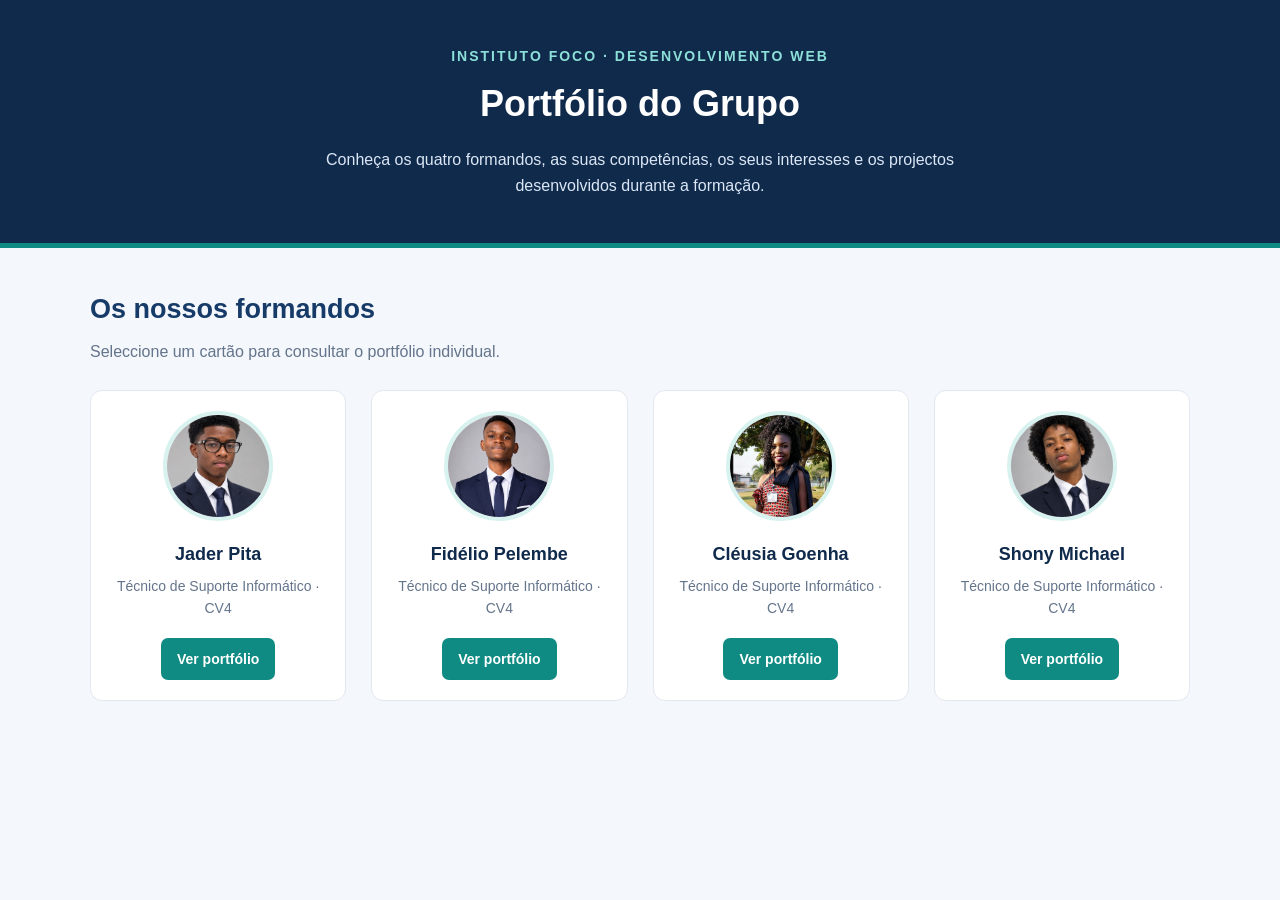
<file: index.html>
<!DOCTYPE html>
<html lang="pt">
<head>
    <meta charset="UTF-8">
    <meta name="viewport" content="width=device-width, initial-scale=1.0">
    <title>Portfólio do Grupo | Instituto Foco</title>
    <link rel="stylesheet" href="style.css">
</head>
<body>
    <header class="cabecalho">
        <p class="marca">Instituto Foco · Desenvolvimento Web</p>
        <h1>Portfólio do Grupo</h1>
        <p class="intro">Conheça os quatro formandos, as suas competências, os seus interesses e os projectos desenvolvidos durante a formação.</p>
    </header>

    <main class="container seccao-inicial">
        <h2 class="seccao-titulo">Os nossos formandos</h2>
        <p class="seccao-descricao">Seleccione um cartão para consultar o portfólio individual.</p>

        <section class="grupo" aria-label="Portfólios dos formandos">
            <a class="cartao" href="aluno1.html">
                <img class="foto-cartao" src="img/jader.jpg" alt="Fotografia de Jader Pita">
                <h2>Jader Pita</h2>
                <p class="area">Técnico de Suporte Informático · CV4</p>
                <div>
                <span class="botao">Ver portfólio</span>
                </div>
            </a>

            <a class="cartao" href="aluno2.html">
                <img class="foto-cartao" src="img/fidelio.jpg" alt="Fotografia de Fidélio Pelembe">
                <h2>Fidélio Pelembe</h2>
                <p class="area">Técnico de Suporte Informático · CV4</p>
                <div>
                <span class="botao">Ver portfólio</span>
                </div>
            </a>

            <a class="cartao" href="aluno3.html">
                <img class="foto-cartao" src="img/cleusia.jpg" alt="Fotografia de Cléusia Goenha">
                <h2>Cléusia Goenha</h2>
                <p class="area">Técnico de Suporte Informático · CV4</p>
                <div>
                <span class="botao">Ver portfólio</span>
                </div>
            </a>

            <a class="cartao" href="aluno4.html">
                <img class="foto-cartao" src="img/shony.jpg" alt="Fotografia de Shony Michael">
                <h2>Shony Michael</h2>
                <p class="area">Técnico de Suporte Informático · CV4</p>
                <div>
                <span class="botao">Ver portfólio</span>
                </div>
            </a>
        </section>

        
    </main>

    
</body>
</html>
</file>
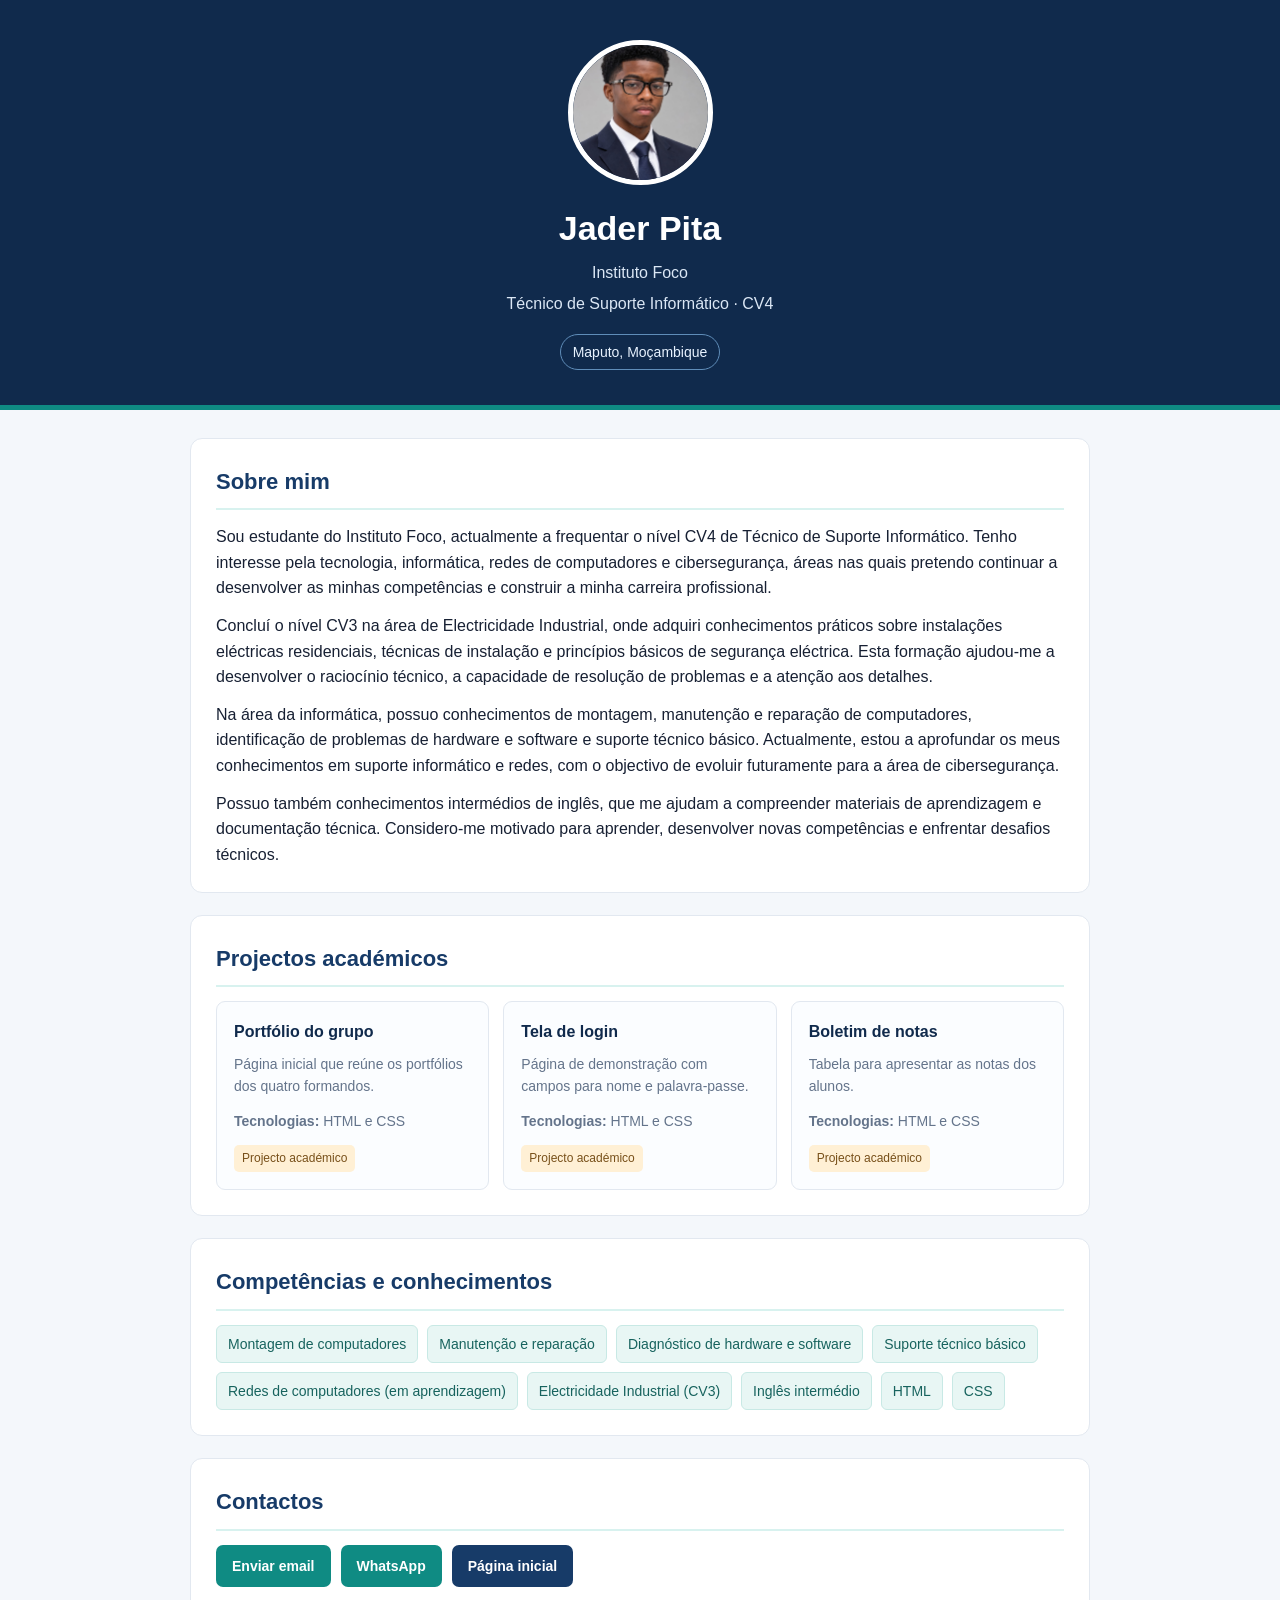
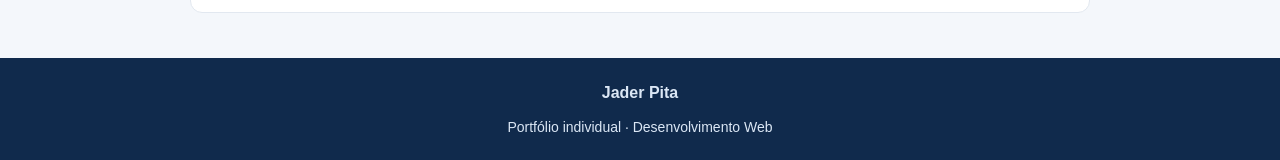
<file: aluno1.html>
<!DOCTYPE html>
<html lang="pt">
<head>
    <meta charset="UTF-8">
    <meta name="viewport" content="width=device-width, initial-scale=1.0">
    <title>Portfólio de Jader Pita</title>
    <link rel="stylesheet" href="style.css">
</head>
<body>
    <header class="topo-perfil">
        <img class="foto-perfil" src="img/jader.jpg" alt="Fotografia de Jader Pita">
        <h1>Jader Pita</h1>
        <p>Instituto Foco</p>
        <p>Técnico de Suporte Informático · CV4</p>
        <span class="etiqueta">Maputo, Moçambique</span>
    </header>

    <main class="conteudo-perfil">
        <section class="seccao" id="sobre">
            <h2>Sobre mim</h2>
                <p>Sou estudante do Instituto Foco, actualmente a frequentar o nível CV4 de Técnico de Suporte Informático. Tenho interesse pela tecnologia, informática, redes de computadores e cibersegurança, áreas nas quais pretendo continuar a desenvolver as minhas competências e construir a minha carreira profissional.</p>
                <p>Concluí o nível CV3 na área de Electricidade Industrial, onde adquiri conhecimentos práticos sobre instalações eléctricas residenciais, técnicas de instalação e princípios básicos de segurança eléctrica. Esta formação ajudou-me a desenvolver o raciocínio técnico, a capacidade de resolução de problemas e a atenção aos detalhes.</p>
                <p>Na área da informática, possuo conhecimentos de montagem, manutenção e reparação de computadores, identificação de problemas de hardware e software e suporte técnico básico. Actualmente, estou a aprofundar os meus conhecimentos em suporte informático e redes, com o objectivo de evoluir futuramente para a área de cibersegurança.</p>
                <p>Possuo também conhecimentos intermédios de inglês, que me ajudam a compreender materiais de aprendizagem e documentação técnica. Considero-me motivado para aprender, desenvolver novas competências e enfrentar desafios técnicos.</p>
        </section>

        <section class="seccao" id="projectos">
            <h2>Projectos académicos</h2>
            <div class="projectos">
                <article class="projecto">
                    <h3>Portfólio do grupo</h3>
                    <p>Página inicial que reúne os portfólios dos quatro formandos.</p>
                    <p><strong>Tecnologias:</strong> HTML e CSS</p>
                    <span class="estado">Projecto académico</span>
                </article>
                <article class="projecto">
                    <h3>Tela de login</h3>
                    <p>Página de demonstração com campos para nome e palavra-passe.</p>
                    <p><strong>Tecnologias:</strong> HTML e CSS</p>
                    <span class="estado">Projecto académico</span>
                </article>
                <article class="projecto">
                    <h3>Boletim de notas</h3>
                    <p>Tabela para apresentar as notas dos alunos.</p>
                    <p><strong>Tecnologias:</strong> HTML e CSS</p>
                    <span class="estado">Projecto académico</span>
                </article>
            </div>
        </section>

        <section class="seccao" id="competencias">
            <h2>Competências e conhecimentos</h2>
            <div class="competencias">
                <span>Montagem de computadores</span>
                <span>Manutenção e reparação</span>
                <span>Diagnóstico de hardware e software</span>
                <span>Suporte técnico básico</span>
                <span>Redes de computadores (em aprendizagem)</span>
                <span>Electricidade Industrial (CV3)</span>
                <span>Inglês intermédio</span>
                <span>HTML</span>
                <span>CSS</span>
            </div>
        </section>

        <section class="seccao" id="contactos">
            <h2>Contactos</h2>
            
<div class="contactos">
    <a class="botao" href="https://mail.google.com/mail/?view=cm&to=Jaderpita4@gmail.com" target="_blank" rel="noopener">Enviar email</a>

    <a class="botao" href="https://wa.me/258869263952" target="_blank" rel="noopener">WhatsApp</a>

    <a class="botao botao-secundario" href="index.html">Página inicial</a>
</div>

        </section>
    </main>

    <footer class="rodape">
        <strong>Jader Pita</strong>
        <p>Portfólio individual · Desenvolvimento Web</p>
    </footer>
</body>
</html>
</file>
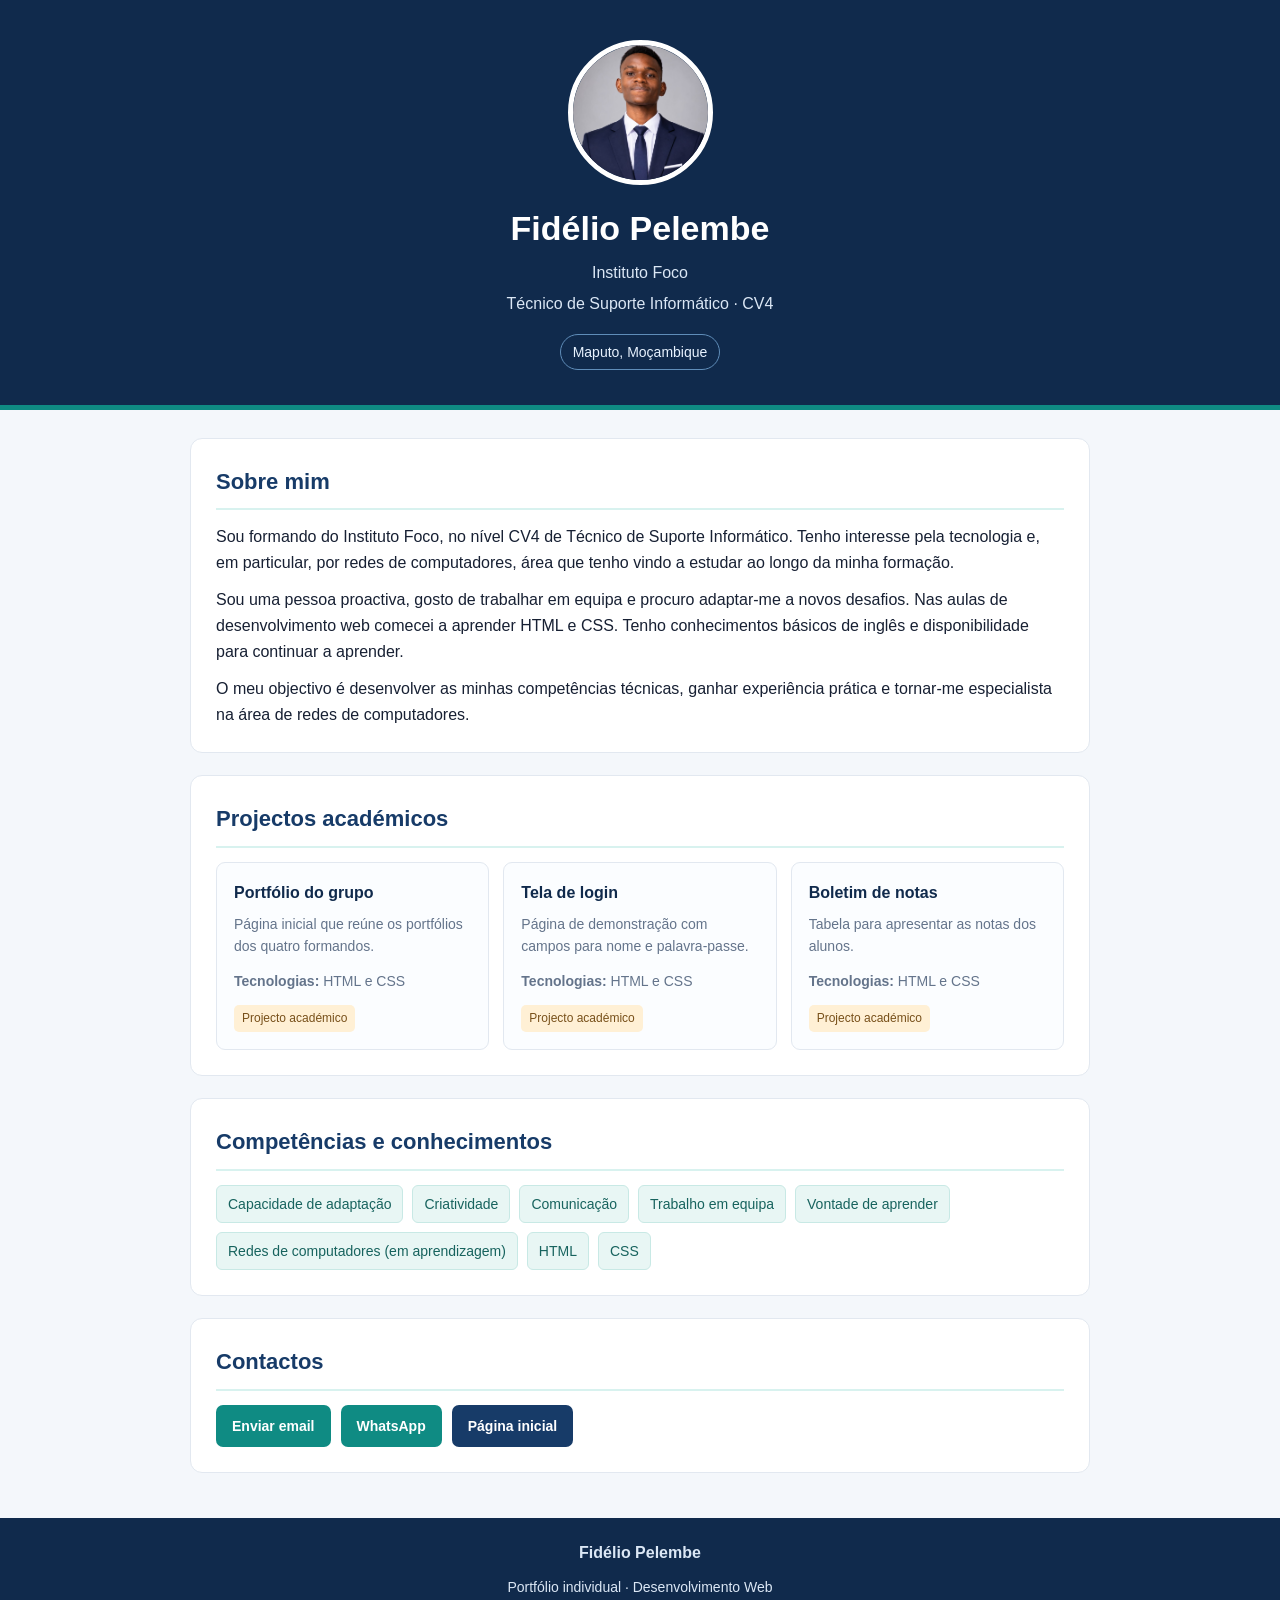
<file: aluno2.html>
<!DOCTYPE html>
<html lang="pt">
<head>
    <meta charset="UTF-8">
    <meta name="viewport" content="width=device-width, initial-scale=1.0">
    <title>Portfólio de Fidélio Pelembe</title>
    <link rel="stylesheet" href="style.css">
</head>
<body>
    <header class="topo-perfil">
        <img class="foto-perfil" src="img/fidelio.jpg" alt="Fotografia de Fidélio Pelembe">
        <h1>Fidélio Pelembe</h1>
        <p>Instituto Foco</p>
        <p>Técnico de Suporte Informático · CV4</p>
        <span class="etiqueta">Maputo, Moçambique</span>
    </header>

    <main class="conteudo-perfil">
        <section class="seccao" id="sobre">
            <h2>Sobre mim</h2>
                <p>Sou formando do Instituto Foco, no nível CV4 de Técnico de Suporte Informático. Tenho interesse pela tecnologia e, em particular, por redes de computadores, área que tenho vindo a estudar ao longo da minha formação.</p>
                <p>Sou uma pessoa proactiva, gosto de trabalhar em equipa e procuro adaptar-me a novos desafios. Nas aulas de desenvolvimento web comecei a aprender HTML e CSS. Tenho conhecimentos básicos de inglês e disponibilidade para continuar a aprender.</p>
                <p>O meu objectivo é desenvolver as minhas competências técnicas, ganhar experiência prática e tornar-me especialista na área de redes de computadores.</p>
        </section>

        <section class="seccao" id="projectos">
            <h2>Projectos académicos</h2>
            <div class="projectos">
                <article class="projecto">
                    <h3>Portfólio do grupo</h3>
                    <p>Página inicial que reúne os portfólios dos quatro formandos.</p>
                    <p><strong>Tecnologias:</strong> HTML e CSS</p>
                    <span class="estado">Projecto académico</span>
                </article>
                <article class="projecto">
                    <h3>Tela de login</h3>
                    <p>Página de demonstração com campos para nome e palavra-passe.</p>
                    <p><strong>Tecnologias:</strong> HTML e CSS</p>
                    <span class="estado">Projecto académico</span>
                </article>
                <article class="projecto">
                    <h3>Boletim de notas</h3>
                    <p>Tabela para apresentar as notas dos alunos.</p>
                    <p><strong>Tecnologias:</strong> HTML e CSS</p>
                    <span class="estado">Projecto académico</span>
                </article>
            </div>
        </section>

        <section class="seccao" id="competencias">
            <h2>Competências e conhecimentos</h2>
            <div class="competencias">
                <span>Capacidade de adaptação</span>
                <span>Criatividade</span>
                <span>Comunicação</span>
                <span>Trabalho em equipa</span>
                <span>Vontade de aprender</span>
                <span>Redes de computadores (em aprendizagem)</span>
                <span>HTML</span>
                <span>CSS</span>
            </div>
        </section>

        <section class="seccao" id="contactos">
            <h2>Contactos</h2>
            <div class="contactos">
                <a class="botao" href="https://mail.google.com/mail/?view=cm&to=fideliopelembe190@gmail.com">Enviar email</a>
                <a class="botao" href="https://wa.me/258842117124" target="_blank" rel="noopener">WhatsApp</a>
                <a class="botao botao-secundario" href="pag-inicial.html">Página inicial</a>
            </div>
        </section>
    </main>

    <footer class="rodape">
        <strong>Fidélio Pelembe</strong>
        <p>Portfólio individual · Desenvolvimento Web</p>
    </footer>
</body>
</html>
</file>
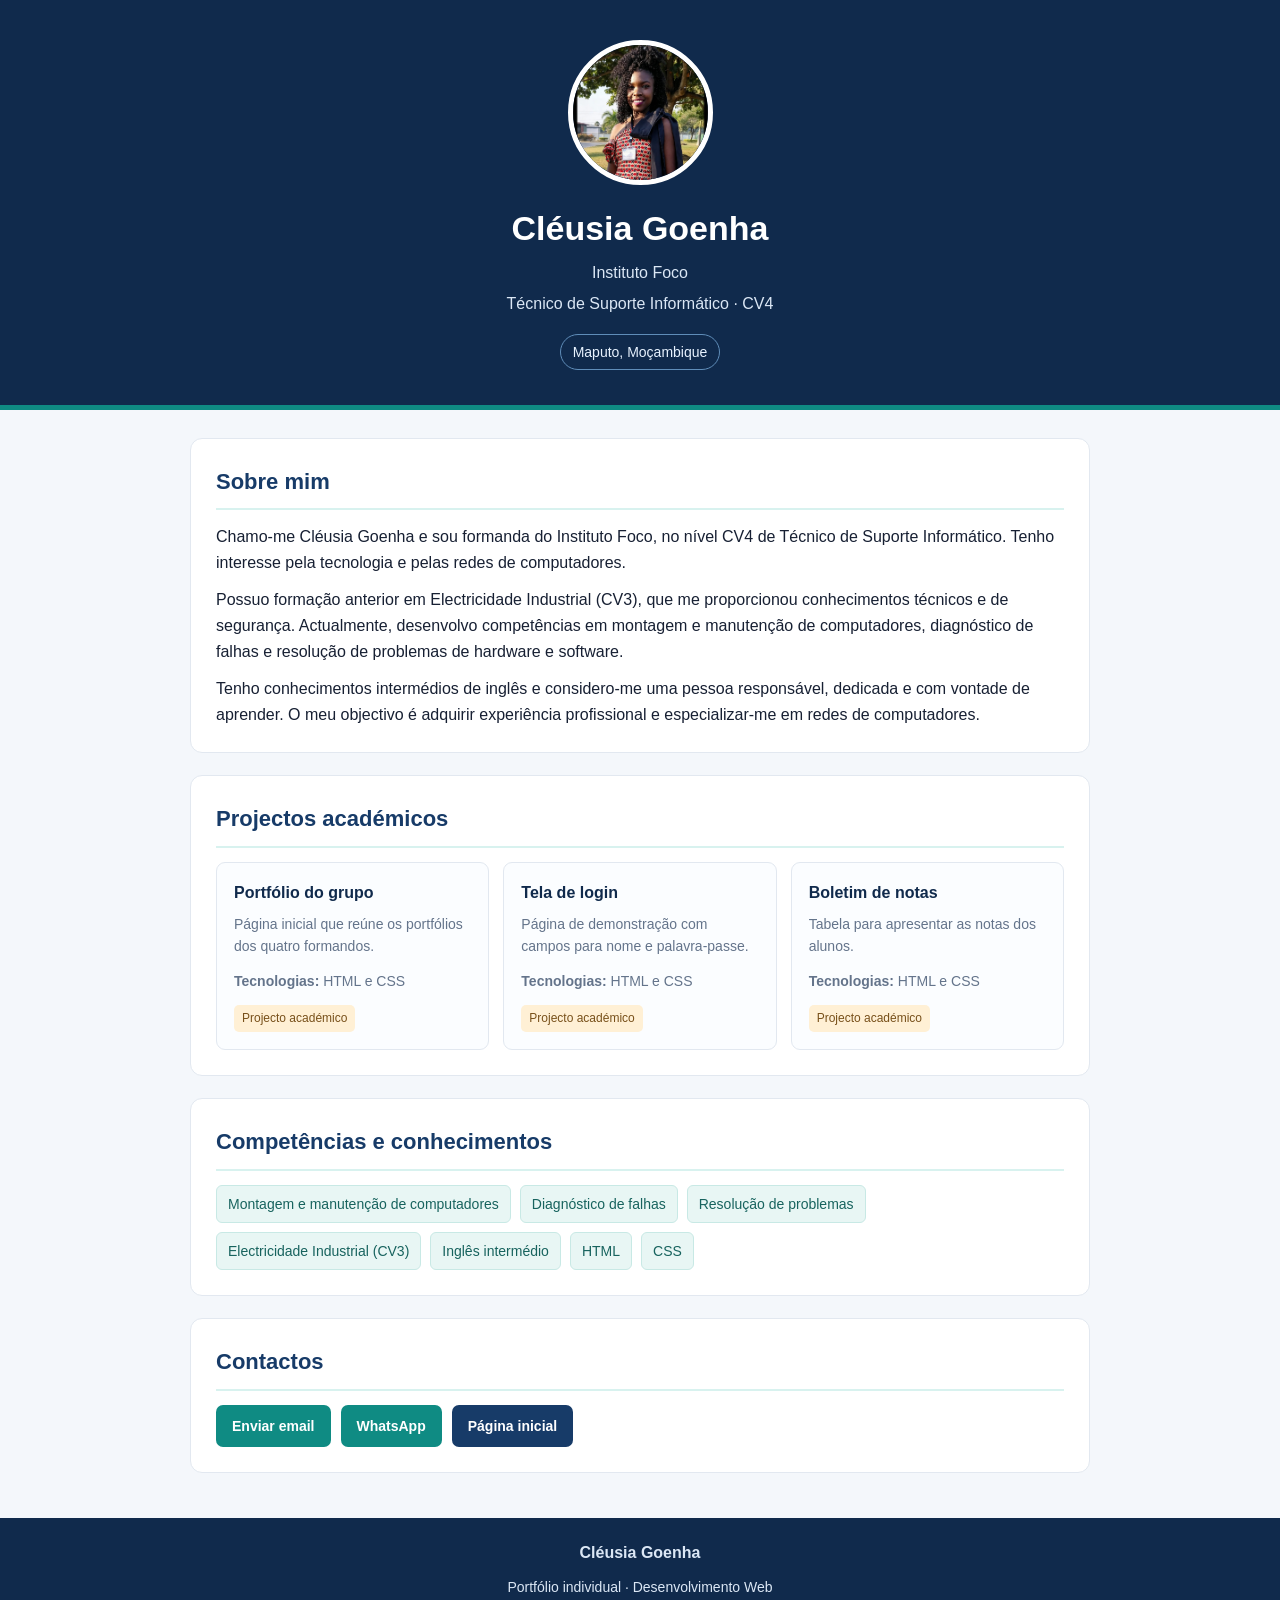
<file: aluno3.html>
<!DOCTYPE html>
<html lang="pt">
<head>
    <meta charset="UTF-8">
    <meta name="viewport" content="width=device-width, initial-scale=1.0">
    <title>Portfólio de Cléusia Goenha</title>
    <link rel="stylesheet" href="style.css">
</head>
<body>
    <header class="topo-perfil">
        <img class="foto-perfil" src="img/cleusia.jpg" alt="Fotografia de Cléusia Goenha">
        <h1>Cléusia Goenha</h1>
        <p>Instituto Foco</p>
        <p>Técnico de Suporte Informático · CV4</p>
        <span class="etiqueta">Maputo, Moçambique</span>
    </header>

    <main class="conteudo-perfil">
        <section class="seccao" id="sobre">
            <h2>Sobre mim</h2>
                <p>Chamo-me Cléusia Goenha e sou formanda do Instituto Foco, no nível CV4 de Técnico de Suporte Informático. Tenho interesse pela tecnologia e pelas redes de computadores.</p>
                <p>Possuo formação anterior em Electricidade Industrial (CV3), que me proporcionou conhecimentos técnicos e de segurança. Actualmente, desenvolvo competências em montagem e manutenção de computadores, diagnóstico de falhas e resolução de problemas de hardware e software.</p>
                <p>Tenho conhecimentos intermédios de inglês e considero-me uma pessoa responsável, dedicada e com vontade de aprender. O meu objectivo é adquirir experiência profissional e especializar-me em redes de computadores.</p>
        </section>

        <section class="seccao" id="projectos">
            <h2>Projectos académicos</h2>
            <div class="projectos">
                <article class="projecto">
                    <h3>Portfólio do grupo</h3>
                    <p>Página inicial que reúne os portfólios dos quatro formandos.</p>
                    <p><strong>Tecnologias:</strong> HTML e CSS</p>
                    <span class="estado">Projecto académico</span>
                </article>
                <article class="projecto">
                    <h3>Tela de login</h3>
                    <p>Página de demonstração com campos para nome e palavra-passe.</p>
                    <p><strong>Tecnologias:</strong> HTML e CSS</p>
                    <span class="estado">Projecto académico</span>
                </article>
                <article class="projecto">
                    <h3>Boletim de notas</h3>
                    <p>Tabela para apresentar as notas dos alunos.</p>
                    <p><strong>Tecnologias:</strong> HTML e CSS</p>
                    <span class="estado">Projecto académico</span>
                </article>
            </div>
        </section>

        <section class="seccao" id="competencias">
            <h2>Competências e conhecimentos</h2>
            <div class="competencias">
                <span>Montagem e manutenção de computadores</span>
                <span>Diagnóstico de falhas</span>
                <span>Resolução de problemas</span>
                <span>Electricidade Industrial (CV3)</span>
                <span>Inglês intermédio</span>
                <span>HTML</span>
                <span>CSS</span>
            </div>
        </section>

        <section class="seccao" id="contactos">
            <h2>Contactos</h2>
            <div class="contactos">
                <a class="botao" href="https://mail.google.com/mail/?view=cm&to=Cleusiagoenha3@gmail.com">Enviar email</a>
                <a class="botao" href="https://wa.me/258841593504" target="_blank" rel="noopener">WhatsApp</a>
                <a class="botao botao-secundario" href="pag-inicial.html">Página inicial</a>
            </div>
        </section>
    </main>

    <footer class="rodape">
        <strong>Cléusia Goenha</strong>
        <p>Portfólio individual · Desenvolvimento Web</p>
    </footer>
</body>
</html>
</file>
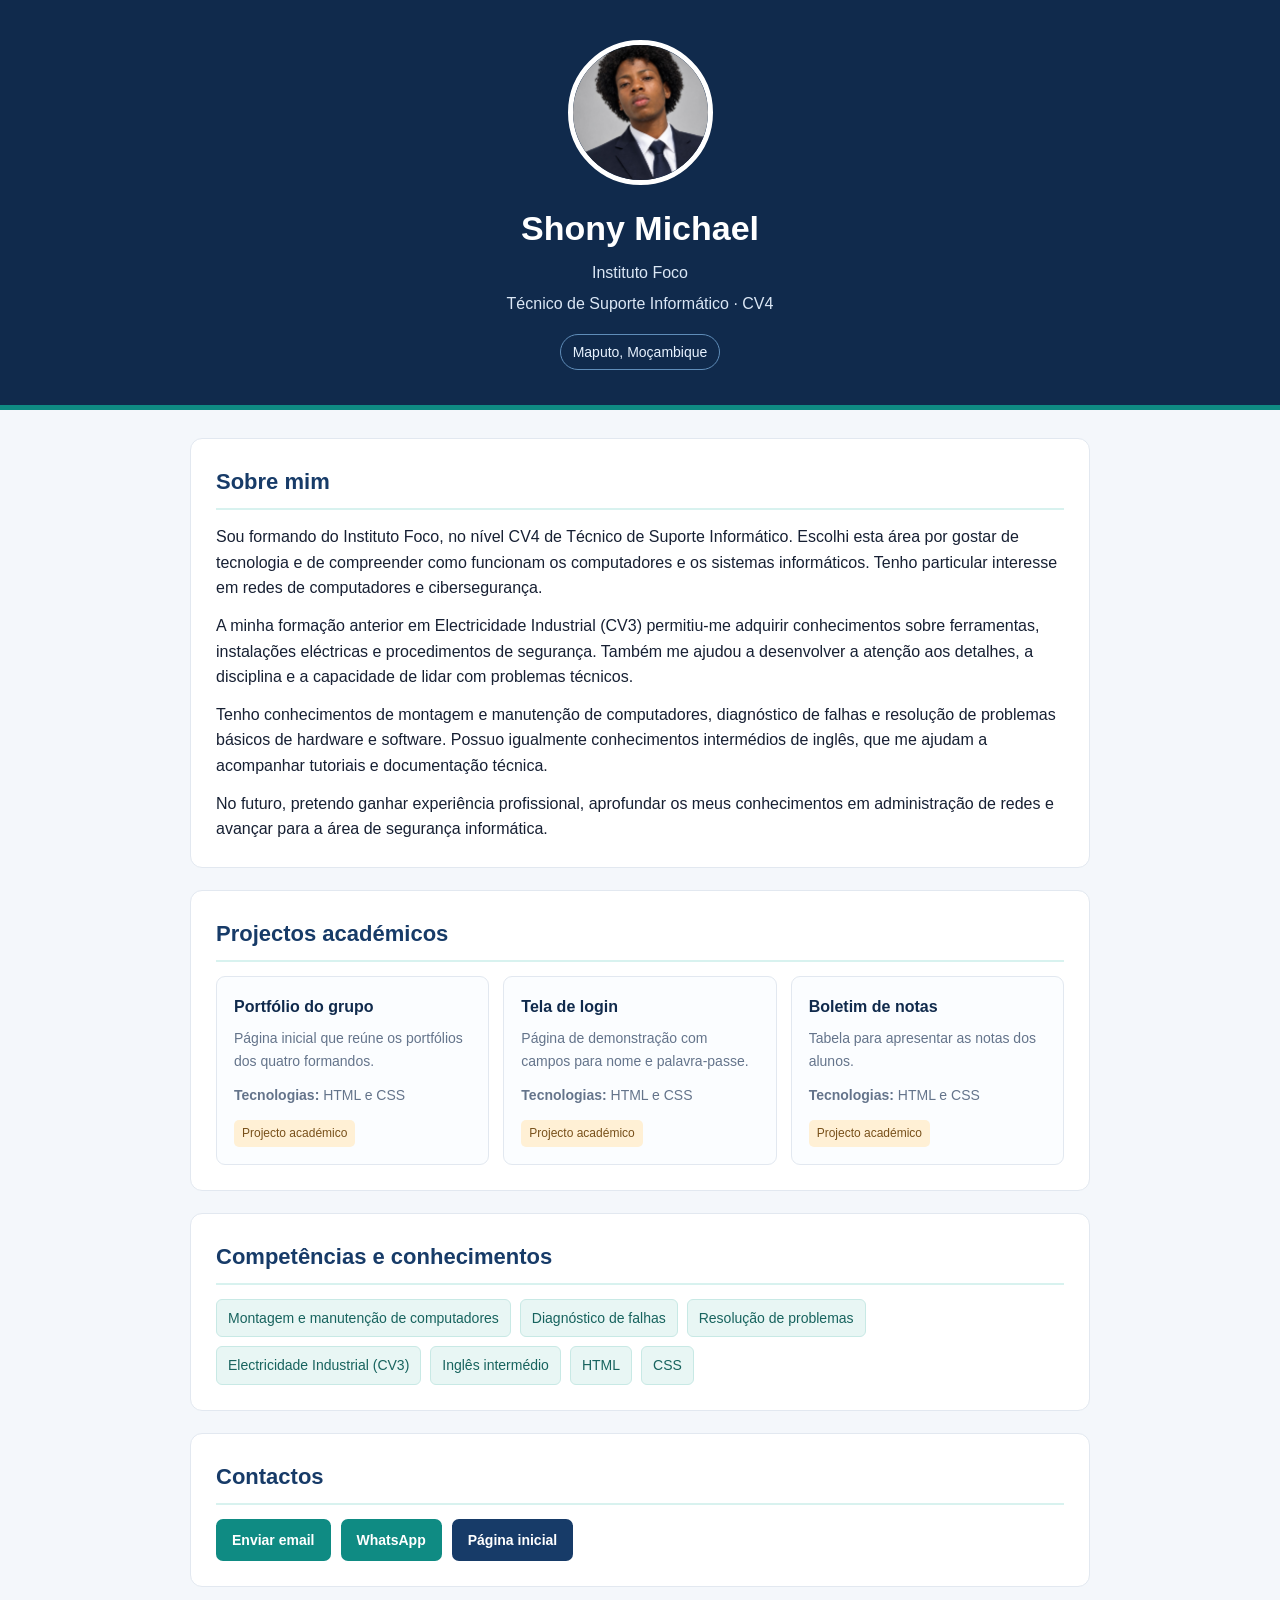
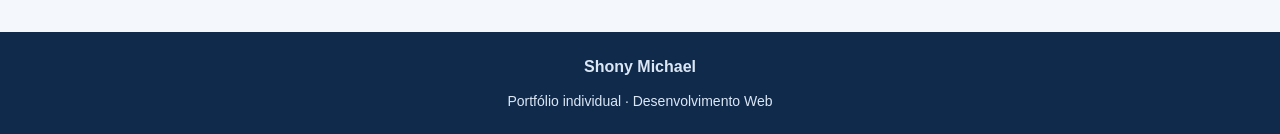
<file: aluno4.html>
<!DOCTYPE html>
<html lang="pt">
<head>
    <meta charset="UTF-8">
    <meta name="viewport" content="width=device-width, initial-scale=1.0">
    <title>Portfólio de Shony Michael</title>
    <link rel="stylesheet" href="style.css">
</head>
<body>
    <header class="topo-perfil">
        <img class="foto-perfil" src="img/shony.jpg" alt="Fotografia de Shony Michael">
        <h1>Shony Michael</h1>
        <p>Instituto Foco</p>
        <p>Técnico de Suporte Informático · CV4</p>
        <span class="etiqueta">Maputo, Moçambique</span>
    </header>

    <main class="conteudo-perfil">
        <section class="seccao" id="sobre">
            <h2>Sobre mim</h2>
                <p>Sou formando do Instituto Foco, no nível CV4 de Técnico de Suporte Informático. Escolhi esta área por gostar de tecnologia e de compreender como funcionam os computadores e os sistemas informáticos. Tenho particular interesse em redes de computadores e cibersegurança.</p>
                <p>A minha formação anterior em Electricidade Industrial (CV3) permitiu-me adquirir conhecimentos sobre ferramentas, instalações eléctricas e procedimentos de segurança. Também me ajudou a desenvolver a atenção aos detalhes, a disciplina e a capacidade de lidar com problemas técnicos.</p>
                <p>Tenho conhecimentos de montagem e manutenção de computadores, diagnóstico de falhas e resolução de problemas básicos de hardware e software. Possuo igualmente conhecimentos intermédios de inglês, que me ajudam a acompanhar tutoriais e documentação técnica.</p>
                <p>No futuro, pretendo ganhar experiência profissional, aprofundar os meus conhecimentos em administração de redes e avançar para a área de segurança informática.</p>
        </section>

        <section class="seccao" id="projectos">
            <h2>Projectos académicos</h2>
            <div class="projectos">
                <article class="projecto">
                    <h3>Portfólio do grupo</h3>
                    <p>Página inicial que reúne os portfólios dos quatro formandos.</p>
                    <p><strong>Tecnologias:</strong> HTML e CSS</p>
                    <span class="estado">Projecto académico</span>
                </article>
                <article class="projecto">
                    <h3>Tela de login</h3>
                    <p>Página de demonstração com campos para nome e palavra-passe.</p>
                    <p><strong>Tecnologias:</strong> HTML e CSS</p>
                    <span class="estado">Projecto académico</span>
                </article>
                <article class="projecto">
                    <h3>Boletim de notas</h3>
                    <p>Tabela para apresentar as notas dos alunos.</p>
                    <p><strong>Tecnologias:</strong> HTML e CSS</p>
                    <span class="estado">Projecto académico</span>
                </article>
            </div>
        </section>

        <section class="seccao" id="competencias">
            <h2>Competências e conhecimentos</h2>
            <div class="competencias">
                <span>Montagem e manutenção de computadores</span>
                <span>Diagnóstico de falhas</span>
                <span>Resolução de problemas</span>
                <span>Electricidade Industrial (CV3)</span>
                <span>Inglês intermédio</span>
                <span>HTML</span>
                <span>CSS</span>
            </div>
        </section>

        <section class="seccao" id="contactos">
            <h2>Contactos</h2>
            <div class="contactos">
                <a class="botao" href="https://mail.google.com/mail/?view=cm&to=Shonymichael77@gmail.com">Enviar email</a>
                <a class="botao" href="https://wa.me/258852049000" target="_blank" rel="noopener">WhatsApp</a>
                <a class="botao botao-secundario" href="pag-inicial.html">Página inicial</a>
            </div>
        </section>
    </main>

    <footer class="rodape">
        <strong>Shony Michael</strong>
        <p>Portfólio individual · Desenvolvimento Web</p>
    </footer>
</body>
</html>
</file>
<file: style.css>
/* ESTILOS GERAIS */
* {
    box-sizing: border-box;
}

body {
    margin: 0;
    font-family: Arial, sans-serif;
    background-color: #f4f7fb;
    color: #172033;
    line-height: 1.6;
}

a {
    color: inherit;
}

.container {
    width: 90%;
    max-width: 1100px;
    margin: 0 auto;
}

/* PAGINA INICIAL */
.cabecalho {
    background-color: #102a4c;
    color: white;
    padding: 45px 20px;
    text-align: center;
    border-bottom: 5px solid #0f8b83;
}

.marca {
    margin: 0 0 8px;
    color: #8ce0d8;
    font-size: 14px;
    font-weight: bold;
    letter-spacing: 2px;
    text-transform: uppercase;
}

.cabecalho h1 {
    margin: 0;
    font-size: 36px;
}

.intro {
    max-width: 650px;
    margin: 14px auto 0;
    color: #dbe7f5;
}

.seccao-inicial {
    padding: 40px 0 50px;
}

.seccao-titulo {
    margin: 0 0 8px;
    color: #173b68;
    font-size: 27px;
}

.seccao-descricao {
    margin: 0 0 25px;
    color: #64748b;
}

.grupo {
    display: grid;
    grid-template-columns: repeat(4, 1fr);
    gap: 25px;
}

.cartao {
    display: flex;
    flex-direction: column;
    align-items: center ;
    padding: 20px 18px;
    background-color: white;
    border: 1px solid #e2e8f0;
    border-radius: 12px;
    text-align: center;
    text-decoration: none;
}

.foto-cartao {
    width: 110px;
    height: 110px;
    object-fit: cover;
    border-radius: 50%;
    border: 4px solid #d8f2ef;
    background-color: #e8eef6;
}

.iniciais {
    display: flex;
    align-items: center;
    justify-content: center;
    color: #173b68;
    font-size: 27px;
    font-weight: bold;
}

.cartao h2 {
    margin: 19px 0 6px;
    color: #102a4c;
    font-size: 18px;
}

.area {
    margin: 0 0 18px;
    color: #64748b;
    font-size: 14px;
}

.botao {
    display: inline-block;
    padding: 10px 16px;
    border: none;
    border-radius: 7px;
    background-color: #0f8b83;
    color: white;
    font-size: 14px;
    font-weight: bold;
    text-decoration: none;
}

.botao-secundario {
    background-color: #173b68;
}

.aviso {
    margin-top: 25px;
    padding: 15px 18px;
    background-color: #fff8e9;
    border-left: 4px solid #f29b38;
    border-radius: 6px;
    color: #65451d;
}

/* PERFIS INDIVIDUAIS */
.topo-perfil {
    padding: 40px 20px 35px;
    background-color: #102a4c;
    color: white;
    text-align: center;
    border-bottom: 5px solid #0f8b83;
}

.foto-perfil {
    display: block;
    width: 145px;
    height: 145px;
    margin: 0 auto 16px;
    object-fit: cover;
    border: 5px solid white;
    border-radius: 50%;
    background-color: #e8eef6;
}

.topo-perfil h1 {
    margin: 0;
    font-size: 34px;
}

.topo-perfil p {
    margin: 5px 0;
    color: #dbe7f5;
}

.etiqueta {
    display: inline-block;
    margin-top: 12px;
    padding: 6px 12px;
    border: 1px solid #5f8db9;
    border-radius: 30px;
    color: #e8f3ff;
    font-size: 14px;
}

.conteudo-perfil {
    width: 90%;
    max-width: 900px;
    margin: 28px auto 45px;
}

.seccao {
    margin-bottom: 22px;
    padding: 25px;
    background-color: white;
    border: 1px solid #e2e8f0;
    border-radius: 12px;
}

.seccao h2 {
    margin: 0 0 14px;
    padding-bottom: 9px;
    color: #173b68;
    border-bottom: 2px solid #d8f2ef;
    font-size: 22px;
}

.seccao p {
    margin: 0 0 12px;
}

.seccao p:last-child {
    margin-bottom: 0;
}

.projectos {
    display: grid;
    grid-template-columns: repeat(3, 1fr);
    gap: 14px;
}

.projecto {
    padding: 17px;
    border: 1px solid #e2e8f0;
    border-radius: 9px;
    background-color: #fbfdff;
}

.projecto h3 {
    margin: 0 0 8px;
    color: #102a4c;
    font-size: 16px;
}

.projecto p {
    color: #64748b;
    font-size: 14px;
}

.estado {
    display: inline-block;
    padding: 4px 8px;
    background-color: #fff0d5;
    border-radius: 5px;
    color: #78501a;
    font-size: 12px;
}

.competencias {
    display: flex;
    flex-wrap: wrap;
    gap: 9px;
}

.competencias span {
    padding: 7px 11px;
    background-color: #e8f6f4;
    border: 1px solid #c8e9e5;
    border-radius: 6px;
    color: #17635e;
    font-size: 14px;
}

.contactos {
    display: flex;
    flex-wrap: wrap;
    gap: 10px;
}

.rodape {
    padding: 22px 15px;
    background-color: #102a4c;
    color: #dbe7f5;
    text-align: center;
}

.rodape p {
    margin: 10px 0 0;
    font-size: 14px;
}

@media(max-width: 600px){
    .grupo, 
    .projectos{
        grid-template-columns: 1fr;
    }
    .cabecalho h1{
        font-size: 28px;
    }
    .topo-perfil h1{
        font-size: 26px;
    }
    .seccao{
        padding: 18px;
    }
}
</file>
